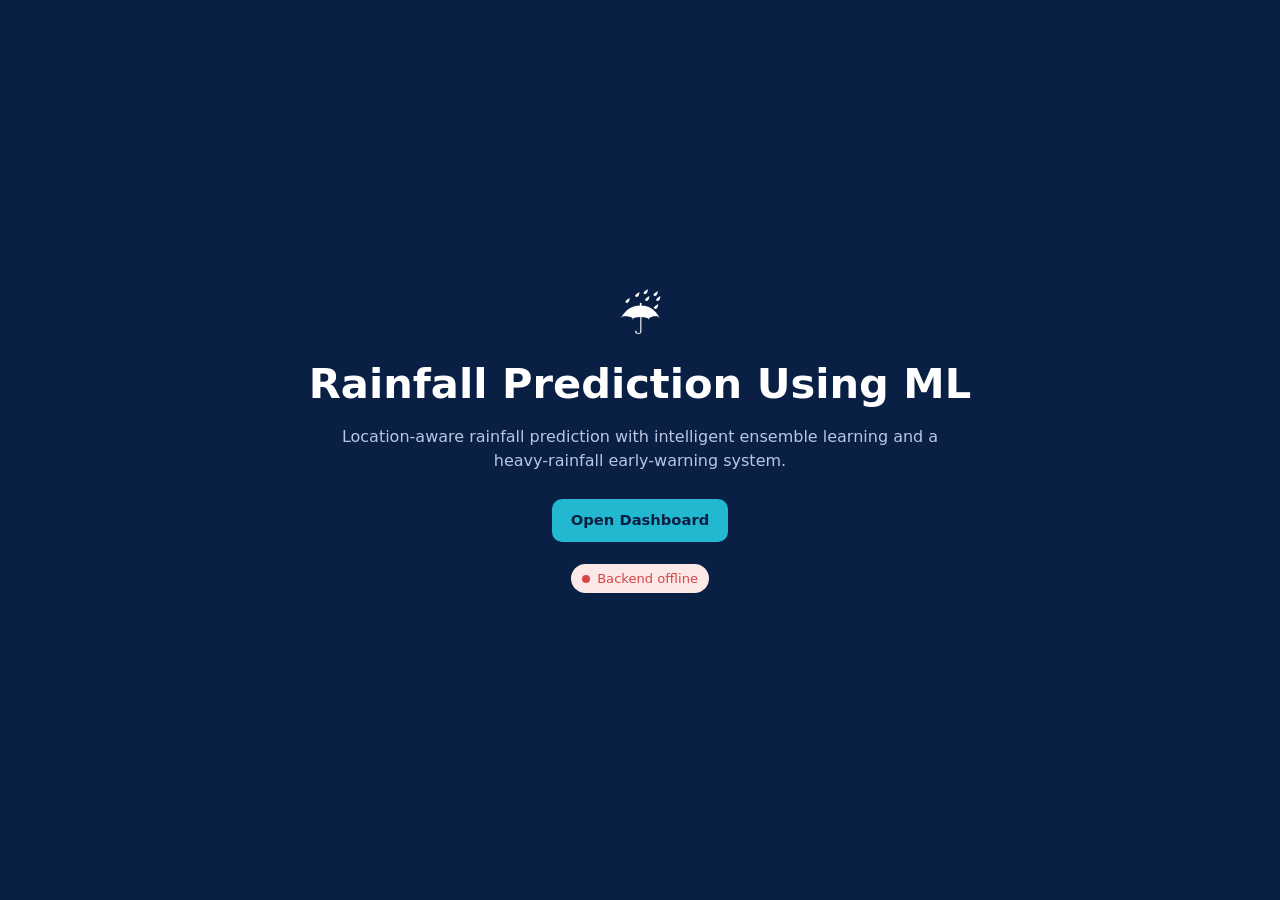
<file: frontend/index.html>
<!DOCTYPE html>
<html lang="en"><head><meta charset="UTF-8"><meta name="viewport" content="width=device-width, initial-scale=1">
<title>Rainfall Prediction Using ML</title>
<link rel="stylesheet" href="css/style.css"><link rel="stylesheet" href="css/responsive.css"></head>
<body><section class="hero"><div>
<div style="font-size:3rem">☔</div>
<h1>Rainfall Prediction Using ML</h1>
<p>Location-aware rainfall prediction with intelligent ensemble learning and a heavy-rainfall early-warning system.</p>
<a class="btn cyan" href="dashboard.html">Open Dashboard</a>
<p style="margin-top:1.4rem"><span class="status" id="api-status">Checking API…</span></p>
</div></section>
<script src="js/api.js"></script>
<script>
Api.health().then(h => { const e=document.getElementById("api-status"); e.className="status "+(h.models_loaded?"online":"degraded"); e.textContent=h.models_loaded?"Backend connected · models loaded":"Backend up · models not trained yet"; })
.catch(() => { const e=document.getElementById("api-status"); e.className="status offline"; e.textContent="Backend offline"; });
</script></body></html>
</file>
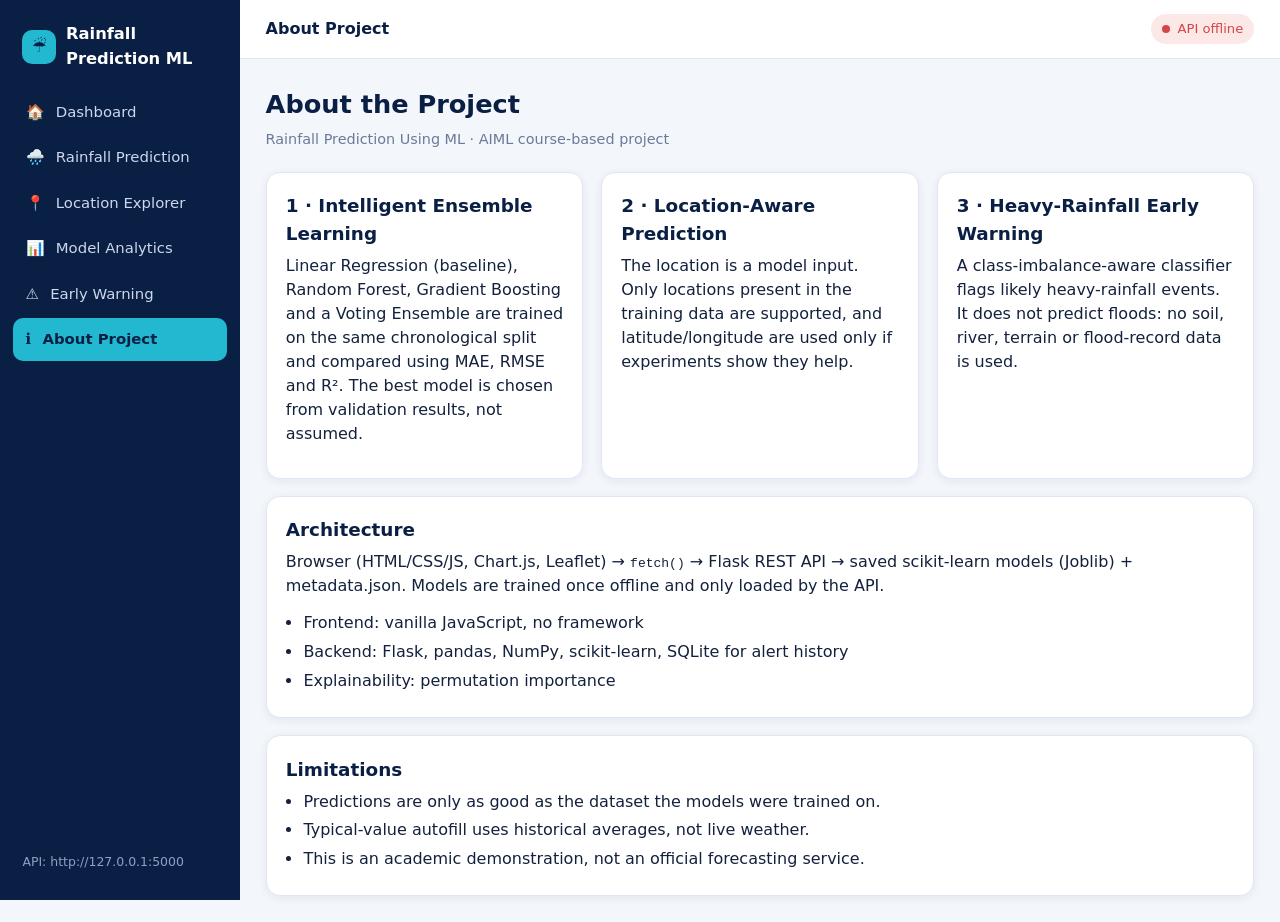
<file: frontend/about.html>
<!DOCTYPE html>
<html lang="en">
<head>
<meta charset="UTF-8"><meta name="viewport" content="width=device-width, initial-scale=1">
<title>About Project · Rainfall Prediction Using ML</title>
<link rel="stylesheet" href="css/style.css"><link rel="stylesheet" href="css/dashboard.css"><link rel="stylesheet" href="css/responsive.css">

</head>
<body data-page="about" data-title="About Project">
<main class="content" id="page-content">
<div class="page-head"><h1>About the Project</h1><p class="muted">Rainfall Prediction Using ML · AIML course-based project</p></div>
<div class="grid g3">
  <div class="card"><h2>1 · Intelligent Ensemble Learning</h2><p>Linear Regression (baseline), Random Forest, Gradient Boosting and a Voting Ensemble are trained on the same chronological split and compared using MAE, RMSE and R². The best model is chosen from validation results, not assumed.</p></div>
  <div class="card"><h2>2 · Location-Aware Prediction</h2><p>The location is a model input. Only locations present in the training data are supported, and latitude/longitude are used only if experiments show they help.</p></div>
  <div class="card"><h2>3 · Heavy-Rainfall Early Warning</h2><p>A class-imbalance-aware classifier flags likely heavy-rainfall events. It does not predict floods: no soil, river, terrain or flood-record data is used.</p></div>
</div>
<div class="card" style="margin-top:1.1rem"><h2>Architecture</h2>
<p>Browser (HTML/CSS/JS, Chart.js, Leaflet) → <code>fetch()</code> → Flask REST API → saved scikit-learn models (Joblib) + metadata.json. Models are trained once offline and only loaded by the API.</p>
<ul class="plain-list"><li>Frontend: vanilla JavaScript, no framework</li><li>Backend: Flask, pandas, NumPy, scikit-learn, SQLite for alert history</li><li>Explainability: permutation importance</li></ul></div>
<div class="card" style="margin-top:1.1rem"><h2>Limitations</h2><ul class="plain-list"><li>Predictions are only as good as the dataset the models were trained on.</li><li>Typical-value autofill uses historical averages, not live weather.</li><li>This is an academic demonstration, not an official forecasting service.</li></ul></div>
</main>
<script src="js/api.js"></script>
<script src="js/main.js"></script>
</body></html>
</file>
<file: frontend/css/style.css>
/* ===== Design tokens: navy / white / subtle cyan ===== */
:root{
  --navy-900:#0a1f44; --navy-800:#10295a; --navy-700:#1b3a73; --navy-100:#e6ecf7;
  --cyan:#22b8cf; --cyan-soft:#e3f6fa;
  --bg:#f3f6fb; --card:#fff; --text:#14213d; --muted:#6b7a99; --border:#e1e7f2;
  --ok:#2f9e6b; --ok-bg:#e5f6ee; --warn:#d9822b; --warn-bg:#fdf0e1; --danger:#d64545; --danger-bg:#fde8e8;
  --radius:14px; --shadow:0 2px 10px rgba(10,31,68,.07); --sidebar:240px;
}
*{box-sizing:border-box}
body{margin:0;font-family:"Inter","Segoe UI",system-ui,sans-serif;background:var(--bg);color:var(--text);line-height:1.5}
h1,h2,h3{margin:0 0 .4rem;color:var(--navy-900)} h1{font-size:1.6rem} h2{font-size:1.15rem} h3{font-size:1rem}
p{margin:.2rem 0 .8rem} a{color:var(--navy-700)}
.muted{color:var(--muted);font-size:.9rem}

/* ===== App shell ===== */
.app{display:flex;min-height:100vh}
.sidebar{width:var(--sidebar);background:var(--navy-900);color:#cdd8ee;position:fixed;inset:0 auto 0 0;display:flex;flex-direction:column;padding:1.2rem .8rem;z-index:30;transition:transform .25s}
.brand{display:flex;gap:.6rem;align-items:center;color:#fff;font-weight:700;padding:.2rem .6rem 1.2rem;font-size:1.02rem;text-decoration:none}
.brand i{font-style:normal;background:var(--cyan);color:var(--navy-900);width:34px;height:34px;border-radius:10px;display:grid;place-items:center}
.nav a{display:flex;gap:.7rem;align-items:center;padding:.65rem .8rem;border-radius:10px;color:#cdd8ee;text-decoration:none;font-size:.93rem;margin-bottom:.15rem;transition:background .15s}
.nav a:hover{background:rgba(255,255,255,.07)} .nav a.active{background:var(--cyan);color:var(--navy-900);font-weight:600}
.sidebar-foot{margin-top:auto;font-size:.78rem;color:#8ea0c4;padding:.6rem}
.main{margin-left:var(--sidebar);flex:1;min-width:0}
.topbar{display:flex;align-items:center;gap:1rem;padding:.9rem 1.6rem;background:#fff;border-bottom:1px solid var(--border);position:sticky;top:0;z-index:20}
.topbar .title{font-weight:600;color:var(--navy-900);flex:1}
.menu-btn{display:none;background:none;border:0;font-size:1.5rem;cursor:pointer;color:var(--navy-900)}
.content{padding:1.6rem;max-width:1300px;animation:fade .3s ease}
@keyframes fade{from{opacity:0;transform:translateY(6px)}to{opacity:1;transform:none}}

/* ===== Components ===== */
.card{background:var(--card);border:1px solid var(--border);border-radius:var(--radius);box-shadow:var(--shadow);padding:1.2rem}
.grid{display:grid;gap:1.1rem} .g2{grid-template-columns:repeat(2,1fr)} .g3{grid-template-columns:repeat(3,1fr)} .g4{grid-template-columns:repeat(4,1fr)}
.page-head{margin-bottom:1.3rem}
.status{display:inline-flex;align-items:center;gap:.45rem;font-size:.82rem;padding:.3rem .7rem;border-radius:99px;background:var(--border);color:var(--muted)}
.status::before{content:"";width:8px;height:8px;border-radius:50%;background:currentColor}
.status.online{background:var(--ok-bg);color:var(--ok)} .status.degraded{background:var(--warn-bg);color:var(--warn)} .status.offline{background:var(--danger-bg);color:var(--danger)}
.badge{display:inline-block;padding:.2rem .65rem;border-radius:99px;font-size:.8rem;font-weight:600}
.badge.normal{background:var(--ok-bg);color:var(--ok)} .badge.moderate{background:var(--warn-bg);color:var(--warn)} .badge.high{background:var(--danger-bg);color:var(--danger)} .badge.none{background:var(--border);color:var(--muted)}
.btn{background:var(--navy-800);color:#fff;border:0;border-radius:10px;padding:.65rem 1.2rem;font-size:.92rem;cursor:pointer;font-weight:600;text-decoration:none;display:inline-block;transition:background .15s,transform .1s}
.btn:hover{background:var(--navy-700)} .btn:active{transform:scale(.98)} .btn:disabled{opacity:.55;cursor:wait}
.btn.cyan{background:var(--cyan);color:var(--navy-900)} .btn.ghost{background:transparent;color:var(--navy-800);border:1px solid var(--border)}
label{display:block;font-size:.85rem;font-weight:600;margin-bottom:.25rem;color:var(--navy-800)}
input,select{width:100%;padding:.6rem .75rem;border:1px solid var(--border);border-radius:10px;font:inherit;background:#fff;color:var(--text)}
input:focus,select:focus{outline:2px solid var(--cyan);border-color:transparent}
.field{margin-bottom:.9rem} .field.invalid input{border-color:var(--danger)} .field .err{color:var(--danger);font-size:.78rem;display:none} .field.invalid .err{display:block}
table{width:100%;border-collapse:collapse;font-size:.9rem} th,td{padding:.6rem .5rem;text-align:left;border-bottom:1px solid var(--border)} th{color:var(--muted);font-weight:600;font-size:.8rem;text-transform:uppercase;letter-spacing:.03em}
tr.best td{background:var(--cyan-soft)}
.empty{text-align:center;color:var(--muted);padding:1.8rem 1rem;border:1.5px dashed var(--border);border-radius:var(--radius);font-size:.92rem}
.loader{width:26px;height:26px;border:3px solid var(--border);border-top-color:var(--cyan);border-radius:50%;animation:spin .8s linear infinite;margin:1.2rem auto}
@keyframes spin{to{transform:rotate(360deg)}}
.banner{padding:.8rem 1rem;border-radius:10px;margin-bottom:1rem;font-size:.9rem}
.banner.error{background:var(--danger-bg);color:var(--danger)} .banner.info{background:var(--cyan-soft);color:var(--navy-800)} .banner.warn{background:var(--warn-bg);color:var(--warn)}
#toasts{position:fixed;right:1rem;bottom:1rem;display:flex;flex-direction:column;gap:.5rem;z-index:99}
.toast{background:var(--navy-900);color:#fff;padding:.7rem 1rem;border-radius:10px;box-shadow:var(--shadow);font-size:.9rem;animation:fade .25s}
.toast.error{background:var(--danger)}
.chart-box{position:relative;height:300px} .chart-box.tall{height:380px}
.bar-row{display:flex;align-items:center;gap:.6rem;margin:.35rem 0;font-size:.85rem} .bar-row span:first-child{width:130px;overflow:hidden;text-overflow:ellipsis;white-space:nowrap}
.bar-track{flex:1;background:var(--border);border-radius:99px;height:8px} .bar-fill{background:var(--cyan);height:100%;border-radius:99px}
.hero{background:var(--navy-900);color:#fff;min-height:100vh;display:grid;place-items:center;text-align:center;padding:2rem}
.hero h1{color:#fff;font-size:2.6rem} .hero p{color:#b9c6e3;max-width:620px;margin:.6rem auto 1.6rem}
</file>
<file: frontend/css/responsive.css>
@media (max-width:1100px){.g4{grid-template-columns:repeat(2,1fr)} .g3{grid-template-columns:repeat(2,1fr)}}
@media (max-width:860px){
  .sidebar{transform:translateX(-100%)} .sidebar.open{transform:none}
  .main{margin-left:0} .menu-btn{display:block}
  .g2,.g3{grid-template-columns:1fr} .content{padding:1rem}
  .hero h1{font-size:1.9rem}
}
@media (max-width:520px){.g4{grid-template-columns:1fr} .topbar{padding:.7rem 1rem} .result-hero .big{font-size:2rem} .chart-box{height:250px}}
</file>
<file: frontend/css/dashboard.css>
/* KPI cards, maps, risk panels */
.kpi{display:flex;flex-direction:column;gap:.15rem}
.kpi .label{font-size:.78rem;color:var(--muted);text-transform:uppercase;letter-spacing:.04em;font-weight:600}
.kpi .value{font-size:1.55rem;font-weight:700;color:var(--navy-900);overflow-wrap:anywhere}
.kpi .sub{font-size:.82rem;color:var(--muted)}
.kpi .icon{width:36px;height:36px;border-radius:10px;background:var(--cyan-soft);display:grid;place-items:center;margin-bottom:.4rem}
.map{height:340px;border-radius:12px;border:1px solid var(--border);z-index:1}
.result-hero{display:flex;gap:1.2rem;align-items:center;flex-wrap:wrap}
.result-hero .big{font-size:2.6rem;font-weight:800;color:var(--navy-900)}
.risk-panel{border-left:6px solid var(--border)} .risk-panel.normal{border-color:var(--ok)} .risk-panel.moderate{border-color:var(--warn)} .risk-panel.high{border-color:var(--danger)}
.legend{display:flex;gap:.6rem;flex-wrap:wrap}
.plain-list{padding-left:1.1rem;margin:.3rem 0} .plain-list li{margin-bottom:.3rem}
.kv{display:grid;grid-template-columns:auto 1fr;gap:.25rem 1rem;font-size:.9rem} .kv dt{color:var(--muted)} .kv dd{margin:0;font-weight:600}
.loc-list{max-height:220px;overflow:auto;border:1px solid var(--border);border-radius:10px}
.loc-list button{display:block;width:100%;text-align:left;border:0;background:#fff;padding:.5rem .8rem;cursor:pointer;border-bottom:1px solid var(--border);font:inherit}
.loc-list button:hover,.loc-list button.sel{background:var(--cyan-soft)}
.pill-row{display:flex;gap:.5rem;flex-wrap:wrap;margin-top:.4rem}
.hidden{display:none!important}
</file>
